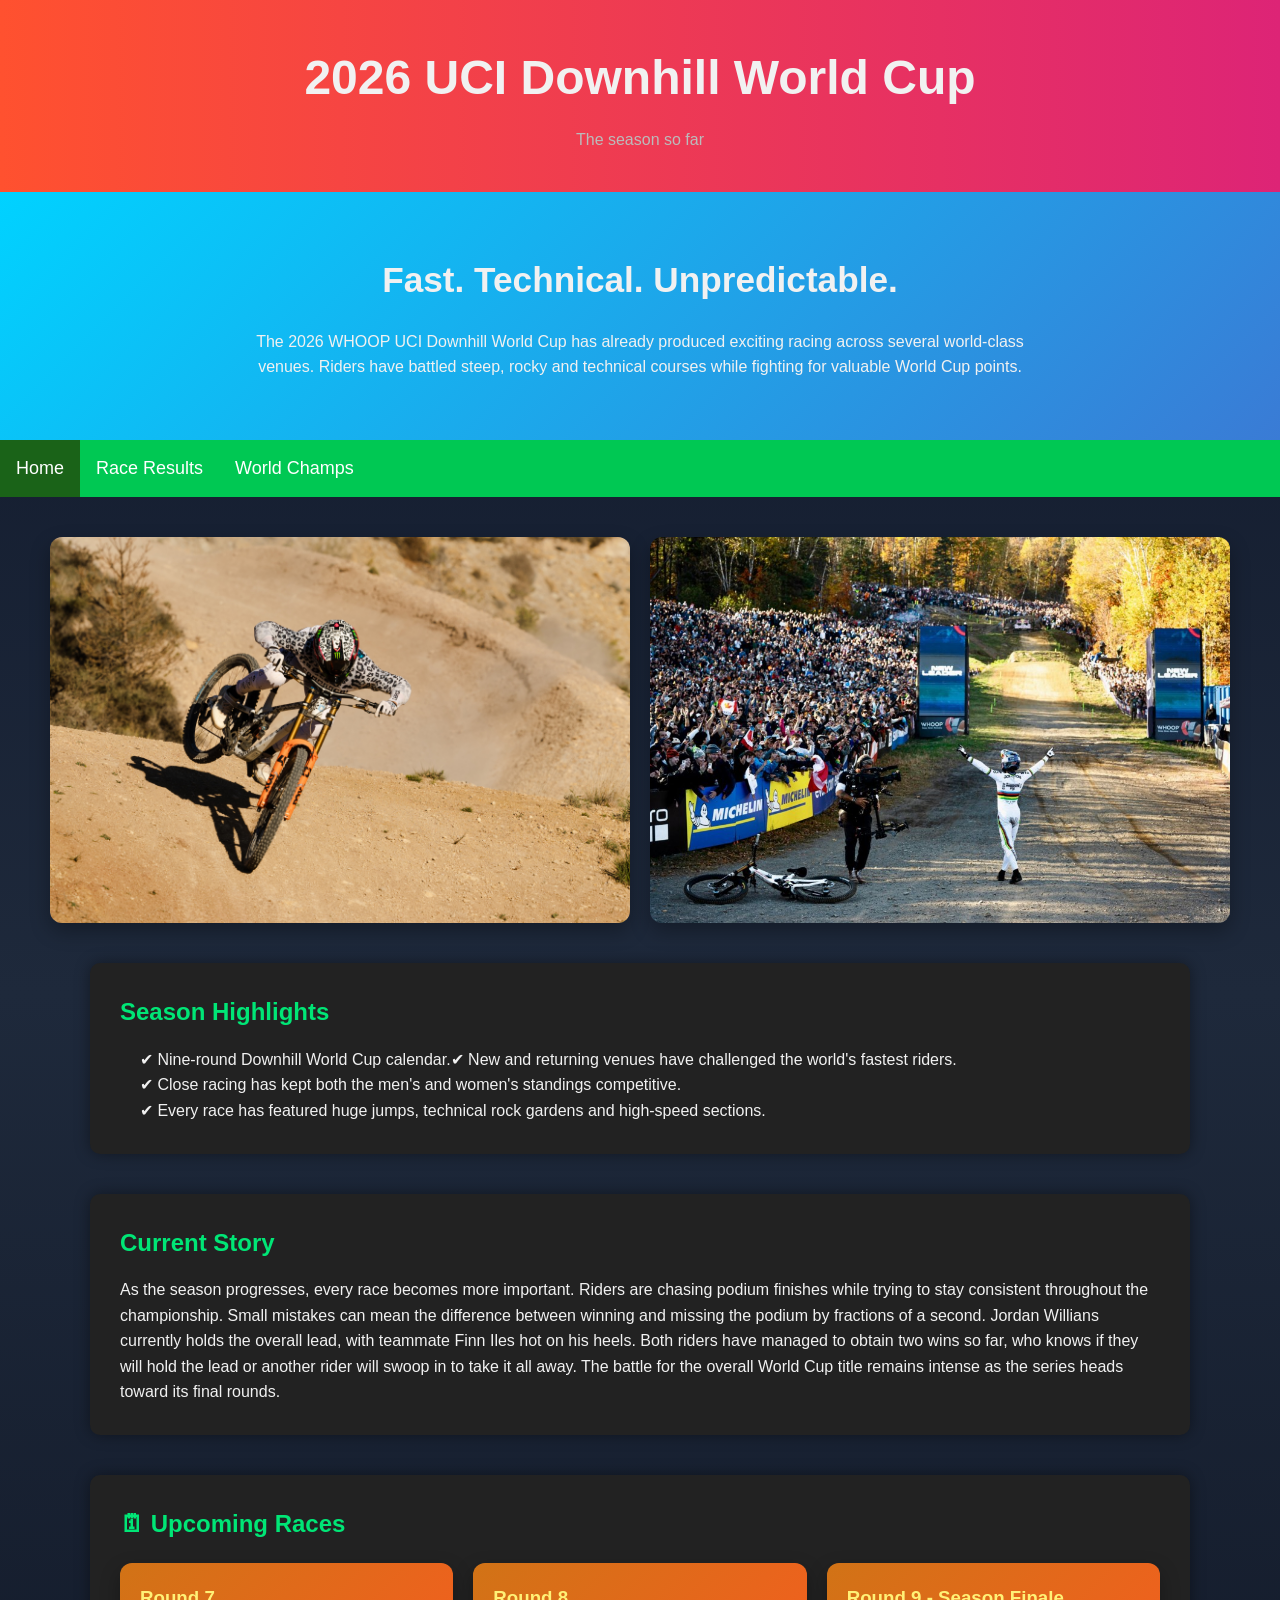
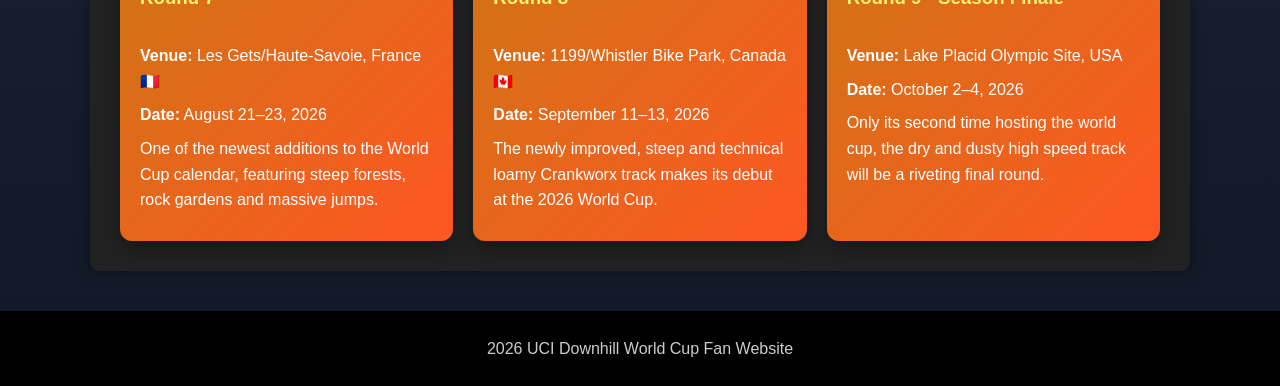
<file: index.html>
<!DOCTYPE html>
<html lang="en">
<head>
    <meta charset="UTF-8">
    <meta name="viewport" content="width=device-width, initial-scale=1.0">
    <title>2026 UCI Downhill World Cup</title>
    <link rel="stylesheet" href="hugh.css">
</head>
<body>

<header>
    <h1>2026 UCI Downhill World Cup</h1>
    <p>The season so far</p>
</header>

<section class="hero">
    <h2>Fast. Technical. Unpredictable.</h2>
    <p>
        The 2026 WHOOP UCI Downhill World Cup has already produced exciting
        racing across several world-class venues. Riders have battled steep,
        rocky and technical courses while fighting for valuable World Cup points.
    </p>
</section>
<nav>
    <ul>
        <li><a class="active" href="index.html">Home</a></li>
        <li><a href="page_2.html">Race Results</a></li>
        <li><a href="page_3.html">World Champs</a></li>

    </ul>
</nav>


<div class="featured-images">
    <img src="images/ap.jpeg" alt="Downhill rider carving a corner">

    <img src="images/jg.jpg" alt="Another downhill rider">
</div>


<section class="card">
    <h2>Season Highlights</h2>

    <ul>
        <li>✔ Nine-round Downhill World Cup calendar.</li>
        <li>✔ New and returning venues have challenged the world's fastest riders.</li>
        <li>✔ Close racing has kept both the men's and women's standings competitive.</li>
        <li>✔ Every race has featured huge jumps, technical rock gardens and high-speed sections.</li>
    </ul>
</section>

<section class="card">
    <h2>Current Story</h2>

    <p>
        As the season progresses, every race becomes more important. Riders are
        chasing podium finishes while trying to stay consistent throughout the
        championship. Small mistakes can mean the difference between winning and
        missing the podium by fractions of a second. Jordan Willians currently 
        holds the overall lead, with teammate Finn Iles hot on his heels. 
        Both riders have managed to obtain two wins so far, who knows if they will 
        hold the lead or another rider will swoop in to take it all away. The 
        battle for the overall World Cup title remains intense as the series
        heads toward its final rounds.
    </p>
</section>



<section class="card">
    <h2>🗓 Upcoming Races</h2>

    <div class="race-grid">

        <div class="race-card">
            <h3>Round 7</h3>
            <p><strong>Venue:</strong> Les Gets/Haute-Savoie, France 🇫🇷</p>
            <p><strong>Date:</strong> August 21–23, 2026</p>
            <p>One of the newest additions to the World Cup calendar, featuring steep forests, rock gardens and massive jumps.</p>
        </div>

        <div class="race-card">
            <h3>Round 8</h3>
            <p><strong>Venue:</strong> 1199/Whistler Bike Park, Canada 🇨🇦</p>
            <p><strong>Date:</strong> September 11–13, 2026</p>
            <p>The newly improved, steep and technical loamy Crankworx track makes its debut at the 2026 World Cup.</p>
        </div>

        <div class="race-card">
            <h3>Round 9 - Season Finale</h3>
            <p><strong>Venue:</strong> Lake Placid Olympic Site, USA</p>
            <p><strong>Date:</strong> October 2–4, 2026</p>
            <p>Only its second time hosting the world cup, the dry and dusty high speed track will be a riveting final round.</p>
        </div>

    </div>
</section>

<footer>
    <p>2026 UCI Downhill World Cup Fan Website</p>
</footer>

</body>
</html>
</file>
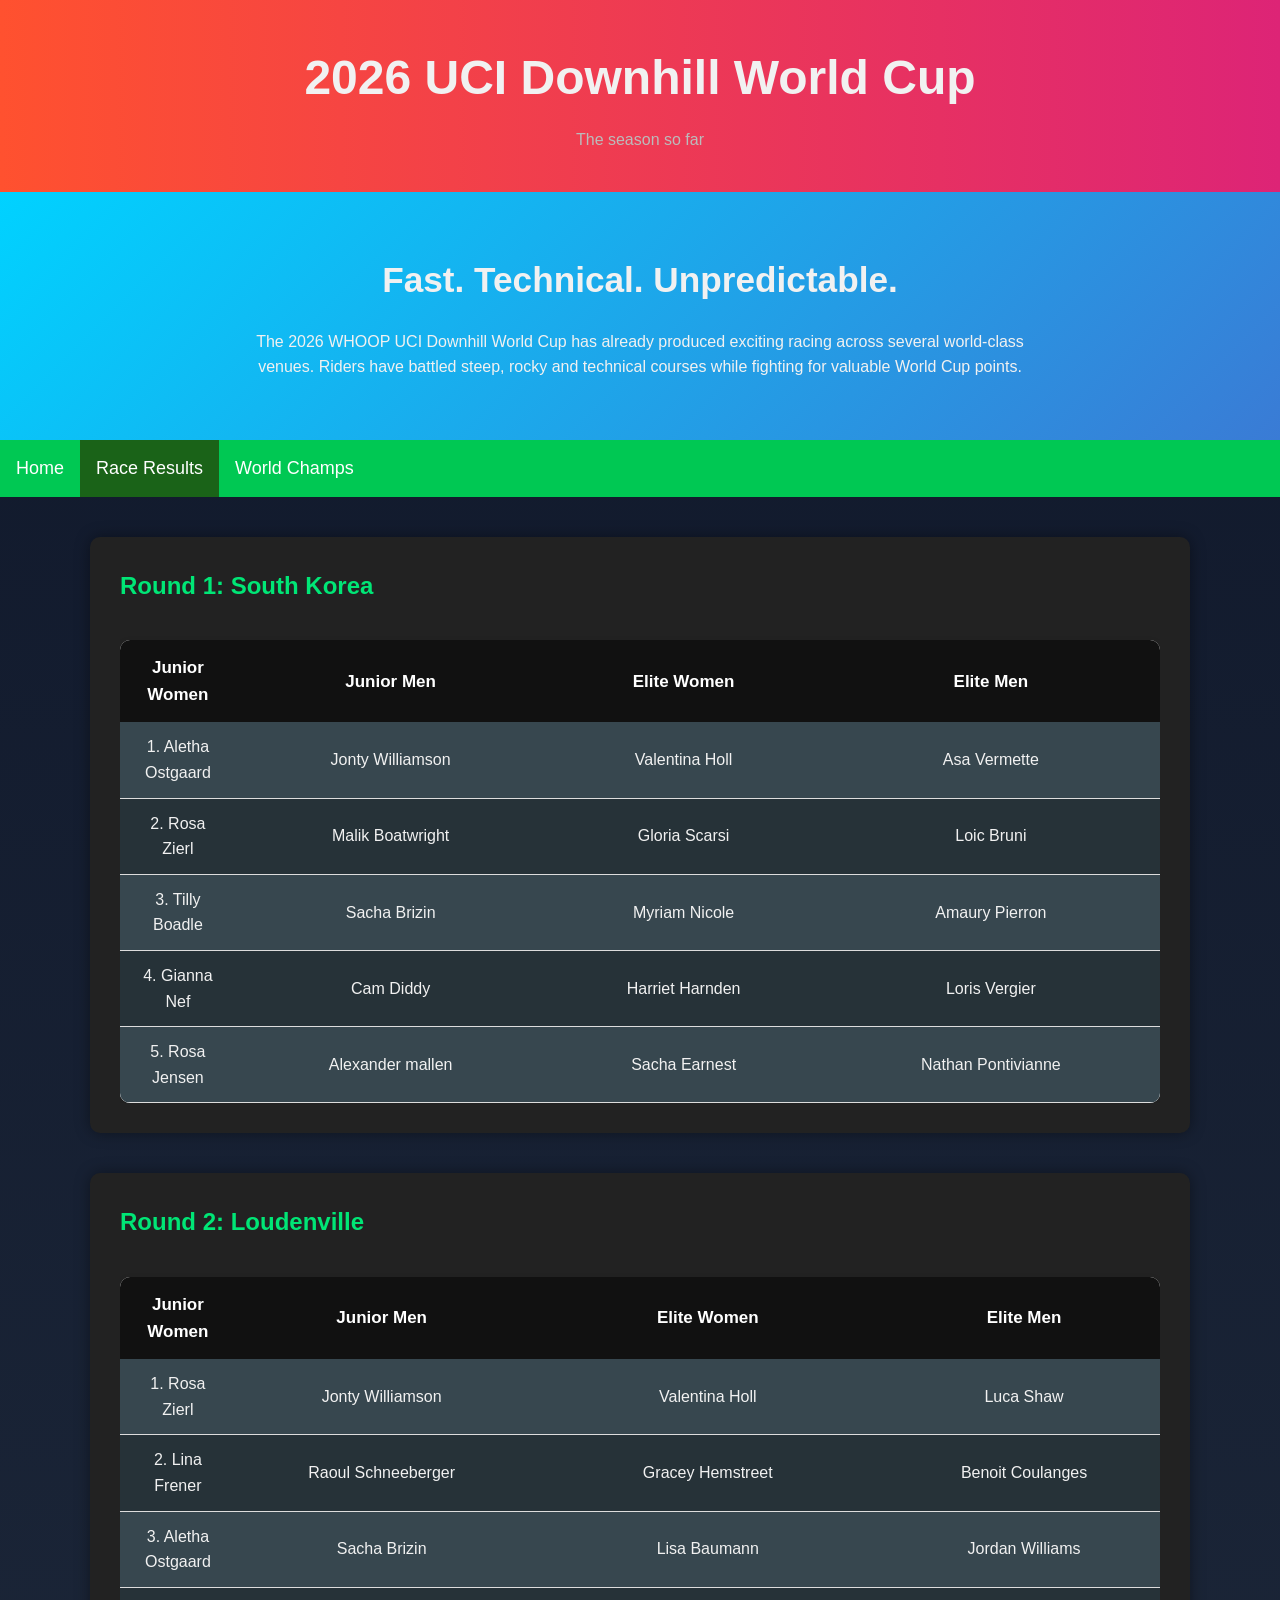
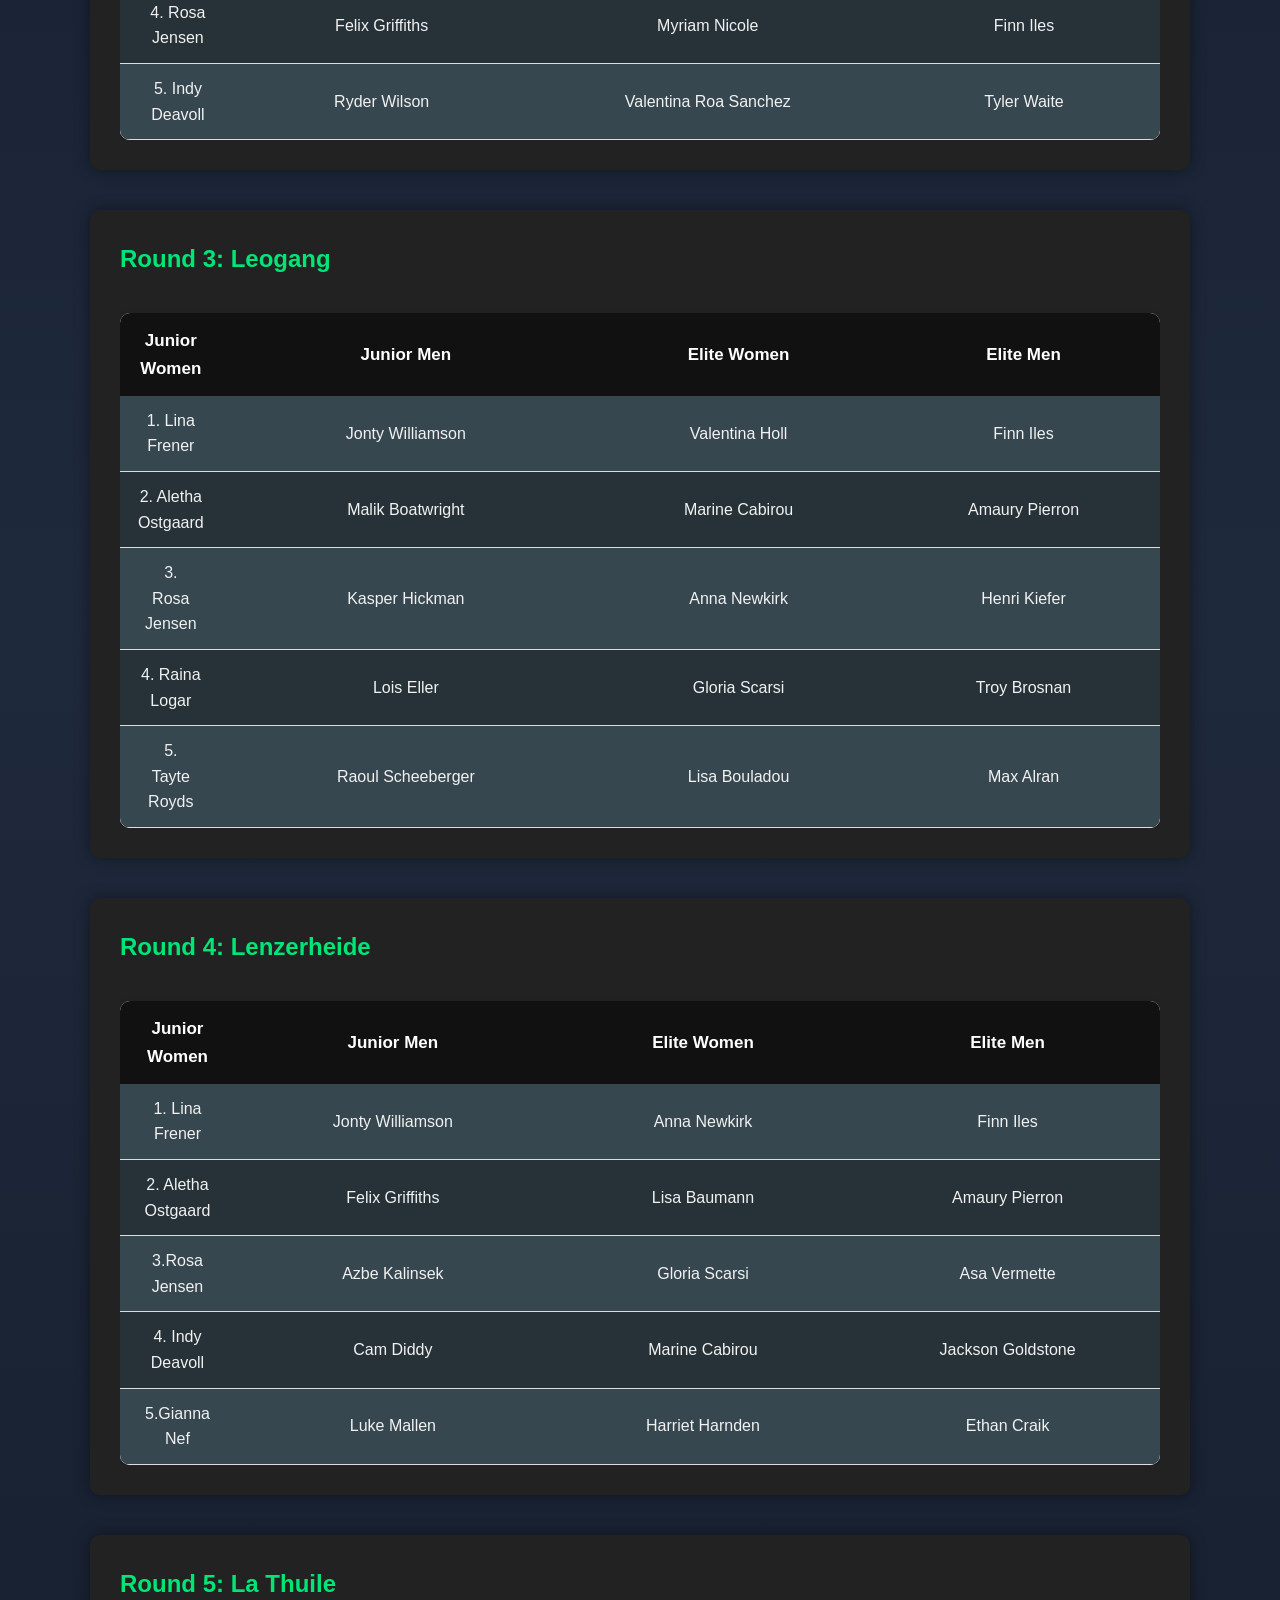
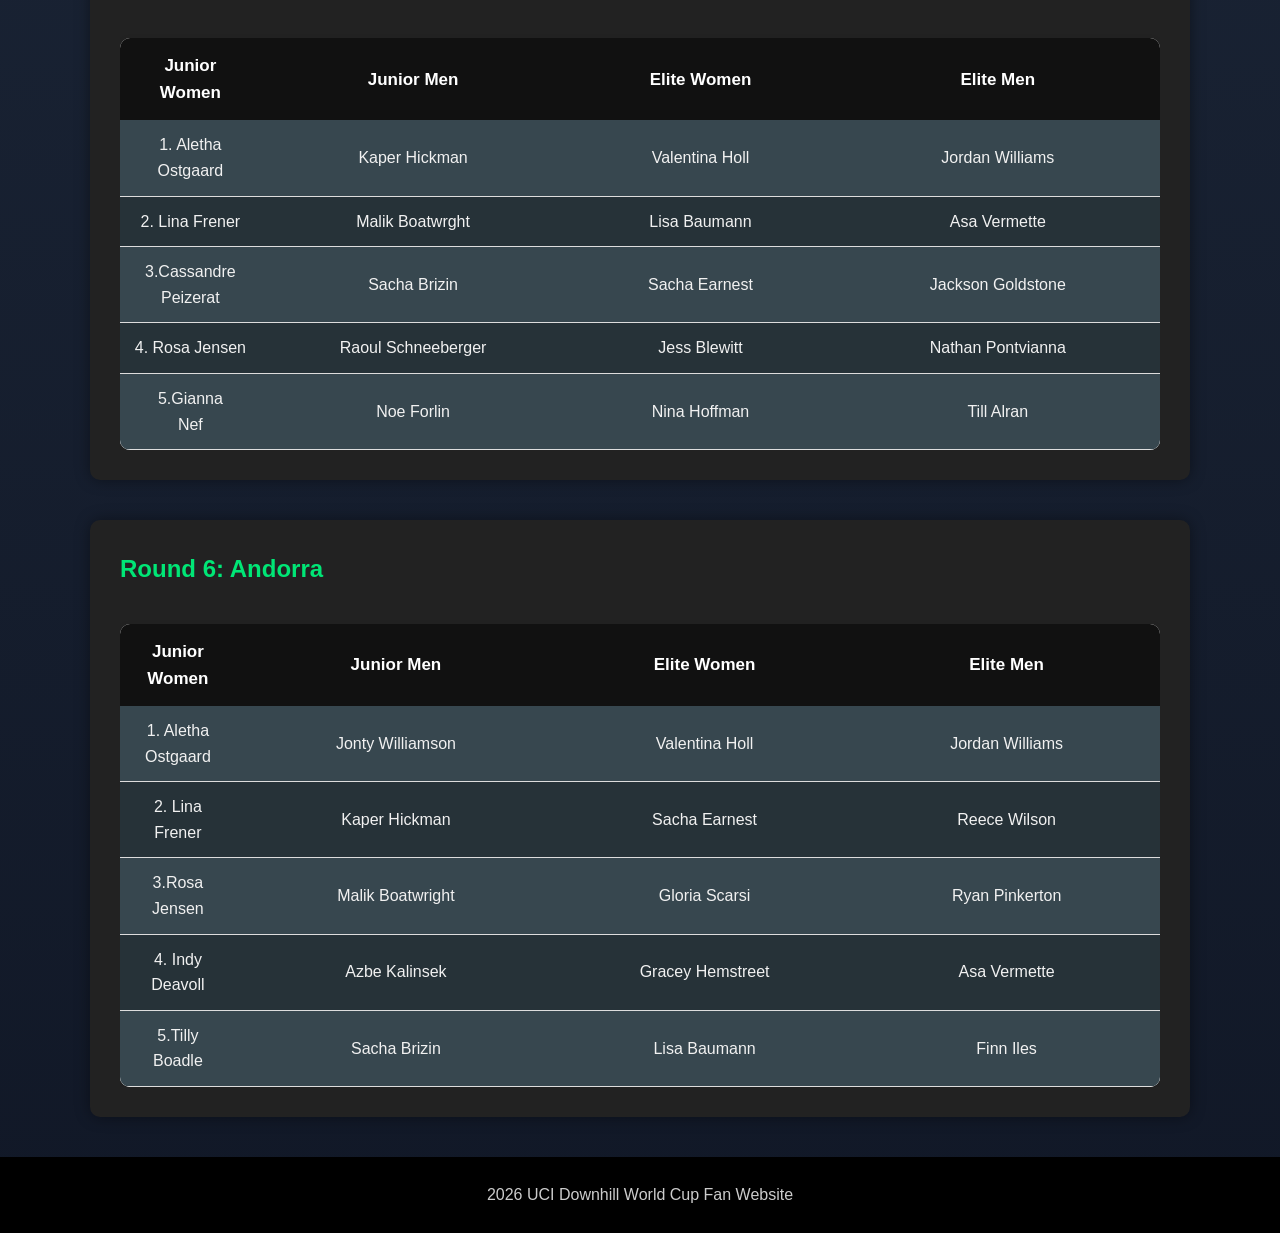
<file: page_2.html>
<!DOCTYPE html>
<html lang="en">
<head>
    <meta charset="UTF-8">
    <meta name="viewport" content="width=device-width, initial-scale=1.0">
    <title>2026 UCI Downhill World Cup</title>
    <link rel="stylesheet" href="hugh.css">
</head>
<body>

<header>
    <h1>2026 UCI Downhill World Cup</h1>
    <p>The season so far</p>
</header>

<section class="hero">
    <h2>Fast. Technical. Unpredictable.</h2>
    <p>
        The 2026 WHOOP UCI Downhill World Cup has already produced exciting
        racing across several world-class venues. Riders have battled steep,
        rocky and technical courses while fighting for valuable World Cup points.
    </p>
</section>
<nav>
    <ul>
        <li><a href="index.html">Home</a></li>
        <li><a class="active"  href="page_2.html">Race Results</a></li>
        <li><a href="page_3.html">World Champs</a></li>
    </ul>
</nav>
<section class="card">
    <h2>Round 1: South Korea</h2>

    <div class="table-container">
        <table class="results-table">
        <tr>
            <th>Junior Women</th>
            <th>Junior Men</th>
            <th>Elite Women</th>
            <th>Elite Men</th>
        </tr>

        <tr>
            <td>1. Aletha Ostgaard</td>
            <td>Jonty Williamson</td>
            <td>Valentina Holl</td>
            <td>Asa Vermette</td>
        </tr>

        <tr>
            <td>2. Rosa Zierl</td>
            <td>Malik Boatwright</td>
            <td>Gloria Scarsi</td>
            <td>Loic Bruni</td>
        </tr>

        <tr>
            <td>3. Tilly Boadle</td>
            <td>Sacha Brizin</td>
            <td>Myriam Nicole</td>
            <td>Amaury Pierron</td>
        </tr>

        <tr>
            <td>4. Gianna Nef</td>
            <td>Cam Diddy</td>
            <td>Harriet Harnden</td>
            <td>Loris Vergier</td>
        </tr>

        <tr>
            <td>5. Rosa Jensen</td>
            <td>Alexander mallen</td>
            <td>Sacha Earnest</td>
            <td>Nathan Pontivianne</td>
        </tr>
    </table>
</div>
</section>

<section class="card">
    <h2>Round 2: Loudenville</h2>

    <div class="table-container">
        <table class="results-table">
        <tr>
            <th>Junior Women</th>
            <th>Junior Men</th>
            <th>Elite Women</th>
            <th>Elite Men</th>
        </tr>

        <tr>
            <td>1. Rosa Zierl</td>
            <td>Jonty Williamson</td>
            <td>Valentina Holl</td>
            <td>Luca Shaw</td>
        </tr>

        <tr>
            <td>2. Lina Frener</td>
            <td>Raoul Schneeberger</td>
            <td>Gracey Hemstreet</td>
            <td>Benoit Coulanges</td>
        </tr>

        <tr>
            <td>3. Aletha Ostgaard</td>
            <td>Sacha Brizin</td>
            <td>Lisa Baumann</td>
            <td>Jordan Williams</td>
        </tr>

        <tr>
            <td>4. Rosa Jensen</td>
            <td>Felix Griffiths</td>
            <td>Myriam Nicole</td>
            <td>Finn Iles</td>
        </tr>

        <tr>
            <td>5. Indy Deavoll</td>
            <td>Ryder Wilson</td>
            <td>Valentina Roa Sanchez</td>
            <td>Tyler Waite</td>
        </tr>
    </table>
</div>
</section>

<section class="card">
    <h2>Round 3: Leogang</h2>

    <div class="table-container">
        <table class="results-table">
        <tr>
            <th>Junior Women</th>
            <th>Junior Men</th>
            <th>Elite Women</th>
            <th>Elite Men</th>
        </tr>

        <tr>
            <td>1. Lina Frener</td>
            <td>Jonty Williamson</td>
            <td>Valentina Holl</td>
            <td>Finn Iles</td>
        </tr>

        <tr>
            <td>2. Aletha Ostgaard</td>
            <td>Malik Boatwright</td>
            <td>Marine Cabirou</td>
            <td>Amaury Pierron</td>
        </tr>

        <tr>
            <td>3. Rosa Jensen</td>
            <td>Kasper Hickman</td>
            <td>Anna Newkirk</td>
            <td>Henri Kiefer</td>
        </tr>

        <tr>
            <td>4. Raina Logar</td>
            <td>Lois Eller</td>
            <td>Gloria Scarsi</td>
            <td>Troy Brosnan</td>
        </tr>

        <tr>
            <td>5. Tayte Royds</td>
            <td>Raoul Scheeberger</td>
            <td>Lisa Bouladou</td>
            <td>Max Alran</td>
        </tr>
    </table>
</div>
</section>

<section class="card">
    <h2>Round 4: Lenzerheide</h2>

    <div class="table-container">
        <table class="results-table">
        <tr>
            <th>Junior Women</th>
            <th>Junior Men</th>
            <th>Elite Women</th>
            <th>Elite Men</th>
        </tr>

        <tr>
            <td>1. Lina Frener</td>
            <td>Jonty Williamson</td>
            <td>Anna Newkirk</td>
            <td>Finn Iles</td>
        </tr>

        <tr>
            <td>2. Aletha Ostgaard</td>
            <td>Felix Griffiths</td>
            <td>Lisa Baumann</td>
            <td>Amaury Pierron</td>
        </tr>

        <tr>
            <td>3.Rosa Jensen</td>
            <td>Azbe Kalinsek</td>
            <td>Gloria Scarsi</td>
            <td>Asa Vermette</td>
        </tr>

        <tr>
            <td>4. Indy Deavoll</td>
            <td>Cam Diddy</td>
            <td>Marine Cabirou</td>
            <td>Jackson Goldstone</td>
        </tr>

        <tr>
            <td>5.Gianna Nef</td>
            <td>Luke Mallen</td>
            <td>Harriet Harnden</td>
            <td>Ethan Craik</td>
        </tr>
    </table>
</div>
</section>

<section class="card">
    <h2>Round 5: La Thuile</h2>

    <div class="table-container">
        <table class="results-table">
        <tr>
            <th>Junior Women</th>
            <th>Junior Men</th>
            <th>Elite Women</th>
            <th>Elite Men</th>
        </tr>

        <tr>
            <td>1. Aletha Ostgaard</td>
            <td>Kaper Hickman</td>
            <td>Valentina Holl</td>
            <td>Jordan Williams</td>
        </tr>

        <tr>
            <td>2. Lina Frener</td>
            <td>Malik Boatwrght</td>
            <td>Lisa Baumann</td>
            <td>Asa Vermette</td>
        </tr>

        <tr>
            <td>3.Cassandre Peizerat</td>
            <td>Sacha Brizin</td>
            <td>Sacha Earnest</td>
            <td>Jackson Goldstone</td>
        </tr>

        <tr>
            <td>4. Rosa Jensen</td>
            <td>Raoul Schneeberger</td>
            <td>Jess Blewitt</td>
            <td>Nathan Pontvianna</td>
        </tr>

        <tr>
            <td>5.Gianna Nef</td>
            <td>Noe Forlin</td>
            <td>Nina Hoffman</td>
            <td>Till Alran</td>
        </tr>
    </table>
</div>
</section>

<section class="card">
    <h2>Round 6: Andorra</h2>

    <div class="table-container">
        <table class="results-table">
        <tr>
            <th>Junior Women</th>
            <th>Junior Men</th>
            <th>Elite Women</th>
            <th>Elite Men</th>
        </tr>

        <tr>
            <td>1. Aletha Ostgaard</td>
            <td>Jonty Williamson</td>
            <td>Valentina Holl</td>
            <td>Jordan Williams</td>
        </tr>

        <tr>
            <td>2. Lina Frener</td>
            <td>Kaper Hickman</td>
            <td>Sacha Earnest</td>
            <td>Reece Wilson</td>
        </tr>

        <tr>
            <td>3.Rosa Jensen</td>
            <td>Malik Boatwright</td>
            <td>Gloria Scarsi</td>
            <td>Ryan Pinkerton</td>
        </tr>

        <tr>
            <td>4. Indy Deavoll </td>
            <td>Azbe Kalinsek</td>
            <td>Gracey Hemstreet</td>
            <td>Asa Vermette</td>
        </tr>

        <tr>
            <td>5.Tilly Boadle</td>
            <td>Sacha Brizin</td>
            <td>Lisa Baumann</td>
            <td>Finn Iles</td>
        </tr>
    </table>
</div>
</section>

<footer>
    <p>2026 UCI Downhill World Cup Fan Website</p>
</footer>

</body>
</html>
</file>
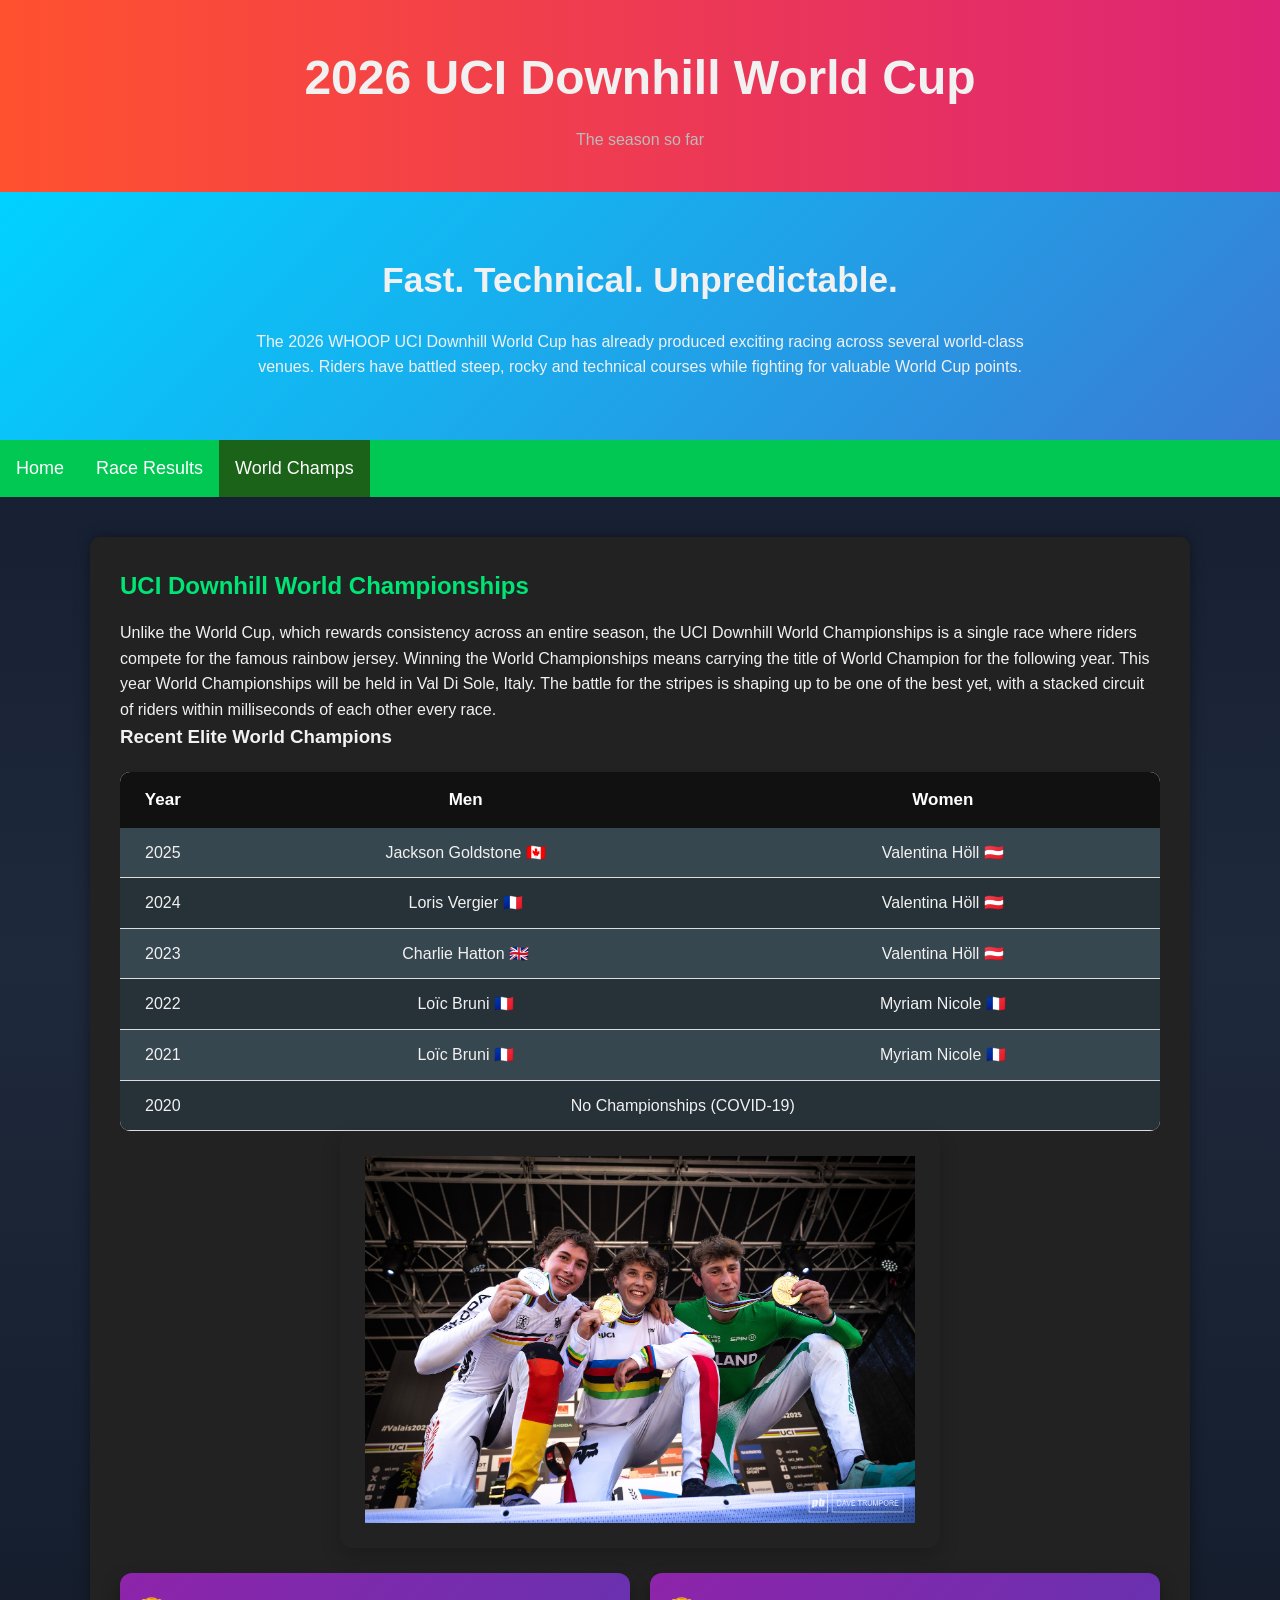
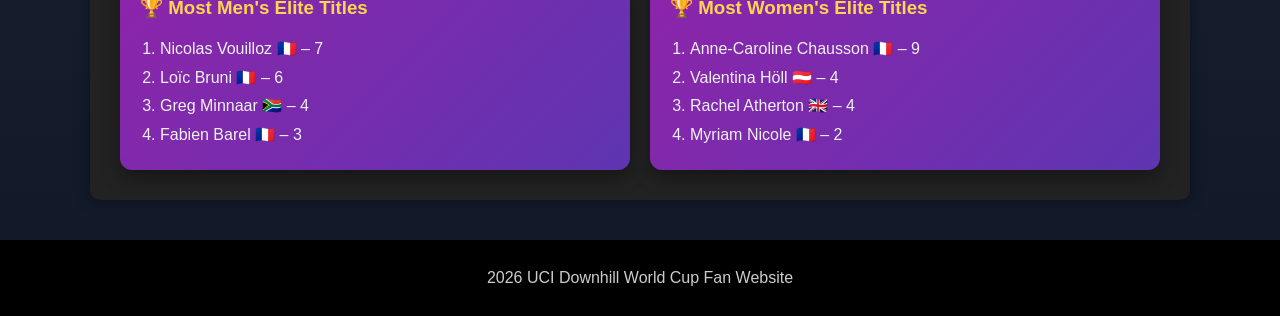
<file: page_3.html>
<!DOCTYPE html>
<html lang="en">
<head>
    <meta charset="UTF-8">
    <meta name="viewport" content="width=device-width, initial-scale=1.0">
    <title>2026 UCI Downhill World Cup</title>
    <link rel="stylesheet" href="hugh.css">
</head>
<body>

<header>
    <h1>2026 UCI Downhill World Cup</h1>
    <p>The season so far</p>
</header>

<section class="hero">
    <h2>Fast. Technical. Unpredictable.</h2>
    <p>
        The 2026 WHOOP UCI Downhill World Cup has already produced exciting
        racing across several world-class venues. Riders have battled steep,
        rocky and technical courses while fighting for valuable World Cup points.
    </p>
</section>
<nav>
    <ul>
        <li><a href="index.html">Home</a></li>
        <li><a href="page_2.html">Race Results</a></li>
        <li><a class="active"  href="page_3.html">World Champs</a></li>
    </ul>
</nav>
<section class="card">
    <h2>UCI Downhill World Championships</h2>

    <p>
        Unlike the World Cup, which rewards consistency across an entire season,
        the UCI Downhill World Championships is a single race where riders compete
        for the famous rainbow jersey. Winning the World Championships means
        carrying the title of World Champion for the following year. This year World 
        Championships will be held in Val Di Sole, Italy. The battle for the stripes
        is shaping up to be one of the best yet, with a stacked circuit of riders within
        milliseconds of each other every race. 
    </p>

    
    <h3>Recent Elite World Champions</h3>
    

    <div class="table-container">
        <table class="results-table">
        <tr>
            <th>Year</th>
            <th>Men</th>
            <th>Women</th>
        </tr>

        <tr>
            <td>2025</td>
            <td>Jackson Goldstone 🇨🇦</td>
            <td>Valentina Höll 🇦🇹</td>
        </tr>

        <tr>
            <td>2024</td>
            <td>Loris Vergier 🇫🇷</td>
            <td>Valentina Höll 🇦🇹</td>
        </tr>

        <tr>
            <td>2023</td>
            <td>Charlie Hatton 🇬🇧</td>
            <td>Valentina Höll 🇦🇹</td>
        </tr>

        <tr>
            <td>2022</td>
            <td>Loïc Bruni 🇫🇷</td>
            <td>Myriam Nicole 🇫🇷</td>
        </tr>

        <tr>
            <td>2021</td>
            <td>Loïc Bruni 🇫🇷</td>
            <td>Myriam Nicole 🇫🇷</td>
        </tr>

        <tr>
            <td>2020</td>
            <td colspan="2">No Championships (COVID-19)</td>
        </tr>
    </table>
</div>
    <img src="images/world_champs.jpg" alt="World Championship 2025 Podium" class="hero-image">

    <div class="champions">
        <div class="champ-card">
            <h3>🏆 Most Men's Elite Titles</h3>
            <ol>
                <li>Nicolas Vouilloz 🇫🇷 – 7</li>
                <li>Loïc Bruni 🇫🇷 – 6</li>
                <li>Greg Minnaar 🇿🇦 – 4</li>
                <li>Fabien Barel 🇫🇷 – 3</li>
            </ol>
        </div>

        <div class="champ-card">
            <h3>🏆 Most Women's Elite Titles</h3>
            <ol>
                <li>Anne-Caroline Chausson 🇫🇷 – 9</li>
                <li>Valentina Höll 🇦🇹 – 4</li>
                <li>Rachel Atherton 🇬🇧 – 4</li>
                <li>Myriam Nicole 🇫🇷 – 2</li>
            </ol>
        </div>
    </div>
</section>

<footer>
    <p>2026 UCI Downhill World Cup Fan Website</p>
</footer>

</body>
</html>
</file>
<file: hugh.css>
/* Universal selector (*) applies these styles to every single element on the page */
* { 
  /* Removes default browser outer spacing from all elements */
  margin: 0; 
  /* Removes default browser inner spacing from all elements */
  padding: 0; 
  /* Includes padding and borders within the total width/height of elements for predictable layouts */
  box-sizing: border-box;  
  /* Sets the fallback font stack, prioritizing Arial, then Helvetica, then any generic sans-serif font */
  font-family: Arial, Helvetica, sans-serif; 
}

/* Target the body element to apply base styles across the entire visible webpage */
body {
  /* Sets the webpage background colour to a very dark gray/near-black (#111) */
  background: #111;
  
  /* Sets the default text colour to white for high contrast against the dark background */
  color: white;
  
  /* Sets text line spacing to 1.6 times the font size to improve readability and flow */
  line-height: 1.6;
}

/* Targets the header element, usually found at the top of the webpage */
header {
  /* Sets the header background to a dark charcoal gray (#1e1e1e) */
  background: #1f1f1f;
  
  /* Aligns all inline content, like text and images, horizontally to the middle */
  text-align: center;
  
  /* Adds 40 pixels of internal spacing on all four sides of the header content */
  padding: 40px;
  
  /* Adds a thick, 5-pixel solid bright green (#00c853) border at the bottom edge */

}

/* Targets h1 elements only when they are located inside a header element */
header h1 {
  /* Sets the font size to 3 times the size of the root HTML element's font size */
  font-size: 3rem;
}

/* Targets paragraph elements only when they are located inside a header element */
header p {
  /* Sets the paragraph text colour to a light, muted gray (#bbbbbb) */
  color: #bbbbbb;
  
  /* Adds 10 pixels of empty outer space above the paragraph to separate it from the heading */
  margin-top: 10px;
}

nav {
  text-align: center;
  background: linear-gradient(90deg, #00c853, #00c853);
}
ul {
  list-style-type: none;
  margin: 0;
  padding: 0;
  overflow: hidden;
  
}

ul li {
  float: left;
}

ul li a {
  display: block;
  color: white;
  text-align: center;
  padding: 14px 16px;
  text-decoration: none;
}

ul li a:hover {
  background-color: #1a6318;
}
.active {
  background-color:#1a6318;

}
a {
  color: white;
  font-size: large;
}

/* Targets any HTML element assigned the class name "hero" */
.hero {
  /* Aligns all inline elements and text horizontally to the center of the hero section */
  text-align: center;
  
  /* Adds 60 pixels of vertical padding (top/bottom) and 20 pixels of horizontal padding (left/right) */
  padding: 60px 20px;
  
  /* Creates a smooth diagonal background gradient blending from bright green (#00c853) to deep teal (#00695c) */
  background: linear-gradient(135deg, #00c853, #00695c);
}

/* Targets h2 elements only when they are located inside an element with the class "hero" */
.hero h2 {
  /* Sets the font size to 2.2 times the base size of the root HTML element */
  font-size: 2.2rem;
  
  /* Adds 20 pixels of empty outer space below the heading to push down following elements */
  margin-bottom: 20px;
}

/* Targets paragraph elements only when they are located inside an element with the class "hero" */
.hero p {
  /* Restricts the text container from expanding past a maximum width of 800 pixels */
  max-width: 800px;
  
  /* Automatically calculates and splits remaining page margin equally to center the element horizontally */
  margin: auto;
}

/* Targets any HTML element assigned the class name "card" */
.card {
  /* Sets the card's width to 90% of its parent container, keeping it fluid on small screens */
  width: 90%;
  
  /* Prevents the card from stretching wider than 1200 pixels on large screens */
  max-width: 1100px;
  
  /* Adds 30 pixels of space at the top and bottom, and automatically centers the card horizontally */
  margin: 40px auto;
  
  /* Sets the card background to a dark gray (#222) that stands out slightly from your #111 body */
  background: #222;
  
  /* Adds 25 pixels of internal breathing room between the card edges and its content */
  padding: 30px;
  
  /* Rounds the sharp corners of the card with a smooth 10-pixel radius */
  border-radius: 10px;
  
  /* Applies a subtle, soft black shadow around the card to give it realistic depth and lift */
  box-shadow: 0 0 15px rgba(0, 0, 0, 0.4);
  
}

/* Targets h2 elements only when they are located inside an element with the class "card" */
.card h2 {
  /* Sets the heading text colour to a vivid neon green (#00e676) for strong visibility */
  color: #00e676;
  
  /* Adds 15 pixels of empty outer space below the heading to separate it from the card content */
  margin-bottom: 15px;
}

/* Targets unordered list elements only when they are located inside an element with the class "card" */
.card ul {
  /* Adds 20 pixels of empty outer space to the left side of the list container */
  margin-left: 20px;
  margin-right: 20px;
}

/* Targets any HTML element assigned the class name "grid" */
.grid {
  /* Activates CSS Grid Layout to position child elements in a flexible row-and-column layout */
  display: grid;
  
  /* Creates a fully responsive column layout that automatically wraps items without using media queries */
  grid-template-columns: repeat(auto-fit, minmax(250px, 1fr));
  
  /* Adds a 20-pixel gap between the columns and rows to prevent elements from touching */
  gap: 20px;
  
  /* Adds 20 pixels of empty outer space above the grid layout container */
  margin-top: 20px;
}

/* Targets any HTML element assigned the class name "box" */
.box {
  /* Sets the container background to a medium dark gray (#333) */
  background: #333;
  
  /* Adds 20 pixels of internal breathing room on all four sides of the box content */
  padding: 20px;
  
  /* Rounds the sharp corners of the box with a smooth 8-pixel radius */
  border-radius: 8px;
  
  /* Aligns all inline content, like text or small icons inside the box, horizontally to the middle */
  text-align: center;
}

/* Targets h3 elements only when they are located inside an element with the class "box" */
.box h3 {
  /* Sets the heading text colour to a vivid neon green (#00e676) for strong visibility */
  color: #00e676;
  
  /* Adds 10 pixels of empty outer space below the heading to separate it from the content */
  margin-bottom: 10px;
}

/* Targets the footer element, which sits at the very bottom of the webpage */
footer {
  /* Aligns all text and inline content horizontally to the middle of the footer */
  text-align: center;
  
  /* Adds 25 pixels of internal breathing room on all four sides of the footer content */
  padding: 25px;
  
  /* Adds 40 pixels of empty outer space above the footer to push it away from content blocks */
  margin-top: 40px;
  
  /* Sets the footer background to a dark charcoal gray (#1a1a1a) */
  background: #1a1a1a;
  
  /* Sets the text colour to a muted gray (#888) to keep copyright info low-profile */
  color: #888;
}

/* Target the body element to apply base styles across the entire visible webpage */
body {
  /* Creates a smooth vertical background gradient blending dark slate shades into near-black */
  background: linear-gradient(180deg, #0f172a, #1e293b, #111827);
  
  /* Sets the default text colour to white for high contrast against the dark background gradient */
  color: rgb(241, 241, 241);

}

/* Targets the header element, usually found at the top of the webpage */
header {
  /* Creates a vibrant horizontal background gradient blending from bright orange-red to deep pink */
  background: linear-gradient(90deg, #ff512f, #dd2476);
}

/* Targets any HTML element assigned the class name "hero" */
.hero {
  /* Creates a sleek diagonal background gradient blending from bright cyan (#00d2ff) to deep blue (#3a7bd5) */
  background: linear-gradient(135deg, #00d2ff, #3a7bd5);
}

.hero-image {
  width: 100%;
  max-width: 600px;
  height: auto;
  display: block;
  margin: 0 auto;
  border-radius: 12px; 
  box-shadow: 0 8px 20px rgba(0, 0, 0, 0.2); 
  padding: 25px;
}

/* Targets table header cell (th) elements across the webpage */
th {
  /* Sets the header cell background to a vibrant, high-energy deep orange (#ff5722) */
  background: #ff5722;
  
  /* Sets the header text colour to white for clean contrast against the orange background */
  color: white;
  
  /* Adds 14 pixels of internal breathing space on all four sides of the header text */
  padding: 24px;
 
}

/* Targets standard table data cell (td) elements across the webpage */
td {
  /* Sets the data cell background to a dark blue-gray/slate shade (#263238) */
  background: #263238;
  
  /* Adds 12 pixels of internal breathing space on all four sides of the cell content */
  padding: 12px;
  
  /* Centers all text and inline content horizontally within each table cell */
  text-align: center;
  padding-left: 150px;
  padding-right: 150px;
}

/* Targets standard data cells (td), but only inside even-numbered table rows (tr) */
tr:nth-child(even) td {
  /* Overrides the default cell background with a slightly lighter blue-gray (#37474f) */
  background: #37474f;
  padding-left: 25px;
  padding-right: 25px;
}

/* Targets all data cells (td) inside a table row (tr) only when a user hovers over that row */
tr:hover td {
  /* Changes the row's cell background to your signature vivid bright green (#00c853) */
  background: #00c853;
  
  /* Switches the text colour to black to maintain excellent contrast against the bright green */
  color: black;
  
  /* Smoothly animates the colour changes over a duration of 0.3 seconds */
  transition: .3s;
}

/* Targets any HTML element assigned the class name "box" */
.box {
  /* Creates a smooth diagonal background gradient blending from deep purple (#673ab7) to indigo (#3f51b5) */
  background: linear-gradient(135deg, #673ab7, #3f51b5);
}

/* Targets the footer element, which sits at the very bottom of the webpage */
footer {
  /* Sets the footer background to pure black (#000) for a clean, sharp finish */
  background: #000;
  
  /* Sets the text colour to a light gray (#ccc) for crisp readability against black */
  color: #ccc;
}
.race-grid{
  display:grid;
  grid-template-columns:repeat(auto-fit,minmax(260px,1fr));
  gap:20px;
  margin-top:20px;
}

.race-card{
  background:linear-gradient(135deg,#d17316,#ff5722);
  color:white;
  padding:20px;
  border-radius:12px;
  box-shadow:0 8px 20px rgba(0,0,0,.3);
  transition:.3s;
}

.race-card:hover{
  transform:translateY(-8px);
  box-shadow:0 15px 30px rgba(0,0,0,.45);
}

.race-card h3{
  margin-bottom:30px;
  color:#fff176;
}

.race-card p{
  margin:8px 0;
}
.champions{
  display:grid;
  grid-template-columns:repeat(auto-fit,minmax(300px,1fr));
  gap:20px;
  margin-top:25px;
}

.champ-card{
  background:linear-gradient(135deg,#8e24aa,#5e35b1);
  padding:20px;
  border-radius:12px;
  box-shadow:0 8px 18px rgba(0,0,0,.35);
}

.champ-card h3{
  color:#ffd54f;
  margin-bottom:12px;
}

.champ-card ol{
  margin-left:20px;
  line-height:1.8;
}

.champ-card:hover{
  transform:translateY(-5px);
  transition:0.3s;
}
/* ==========================
   Results Tables
========================== */

.table-container {
  width: 100%;
  overflow-x: auto;
}

.results-table {
  width: 100%;
  border-collapse: collapse;
  margin-top: 20px;
  min-width: 650px;
  background: white;
  border-radius: 10px;
  overflow: hidden;
  box-shadow: 0 4px 10px rgba(0,0,0,0.1);
}

.results-table th {
  background: #111;
  color: white;
  padding: 14px;
  text-align: center;
  font-size: 17px;
}

.results-table td {
  padding: 12px 14px;
  border-bottom: 1px solid #ddd;
}

.results-table tr:nth-child(even) {
  background: #f5f5f5;
}

.results-table tr:hover {
  background: #e9f3ff;
}

.results-table td:first-child,
.results-table th:first-child {
  text-align: center;
  width: 70px;
}

@media (max-width: 768px) {

  .results-table {
      min-width: 600px;
  }

}
/* Two images side by side */
.featured-images {
  display: flex;
  justify-content: center;
  gap: 20px;           /* Space between images */
  max-width: 1200px;
  margin: 40px auto;
  padding: 0 20px;
}

.featured-images img {
  width: 50%;
  height: auto;
  border-radius: 12px;
  box-shadow: 0 8px 20px rgba(0, 0, 0, 0.3);
  object-fit: cover;
}
</file>
